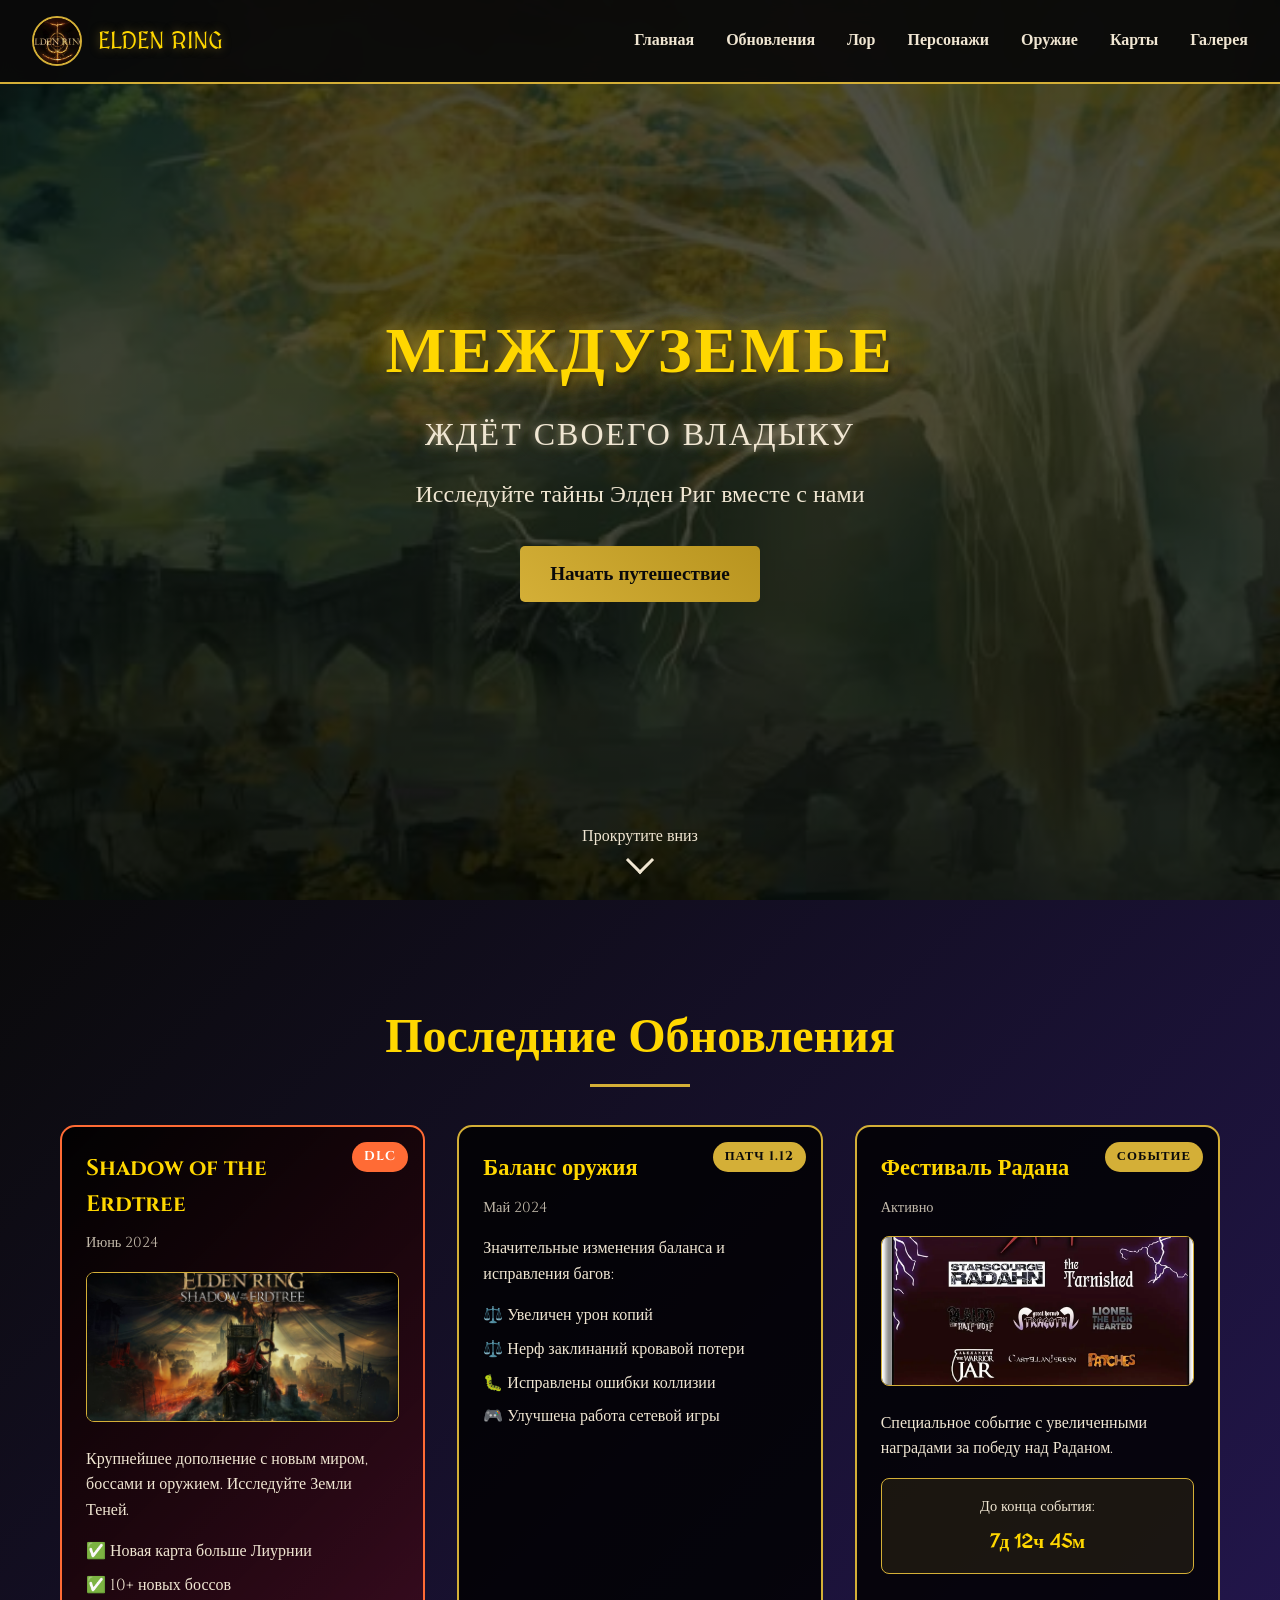
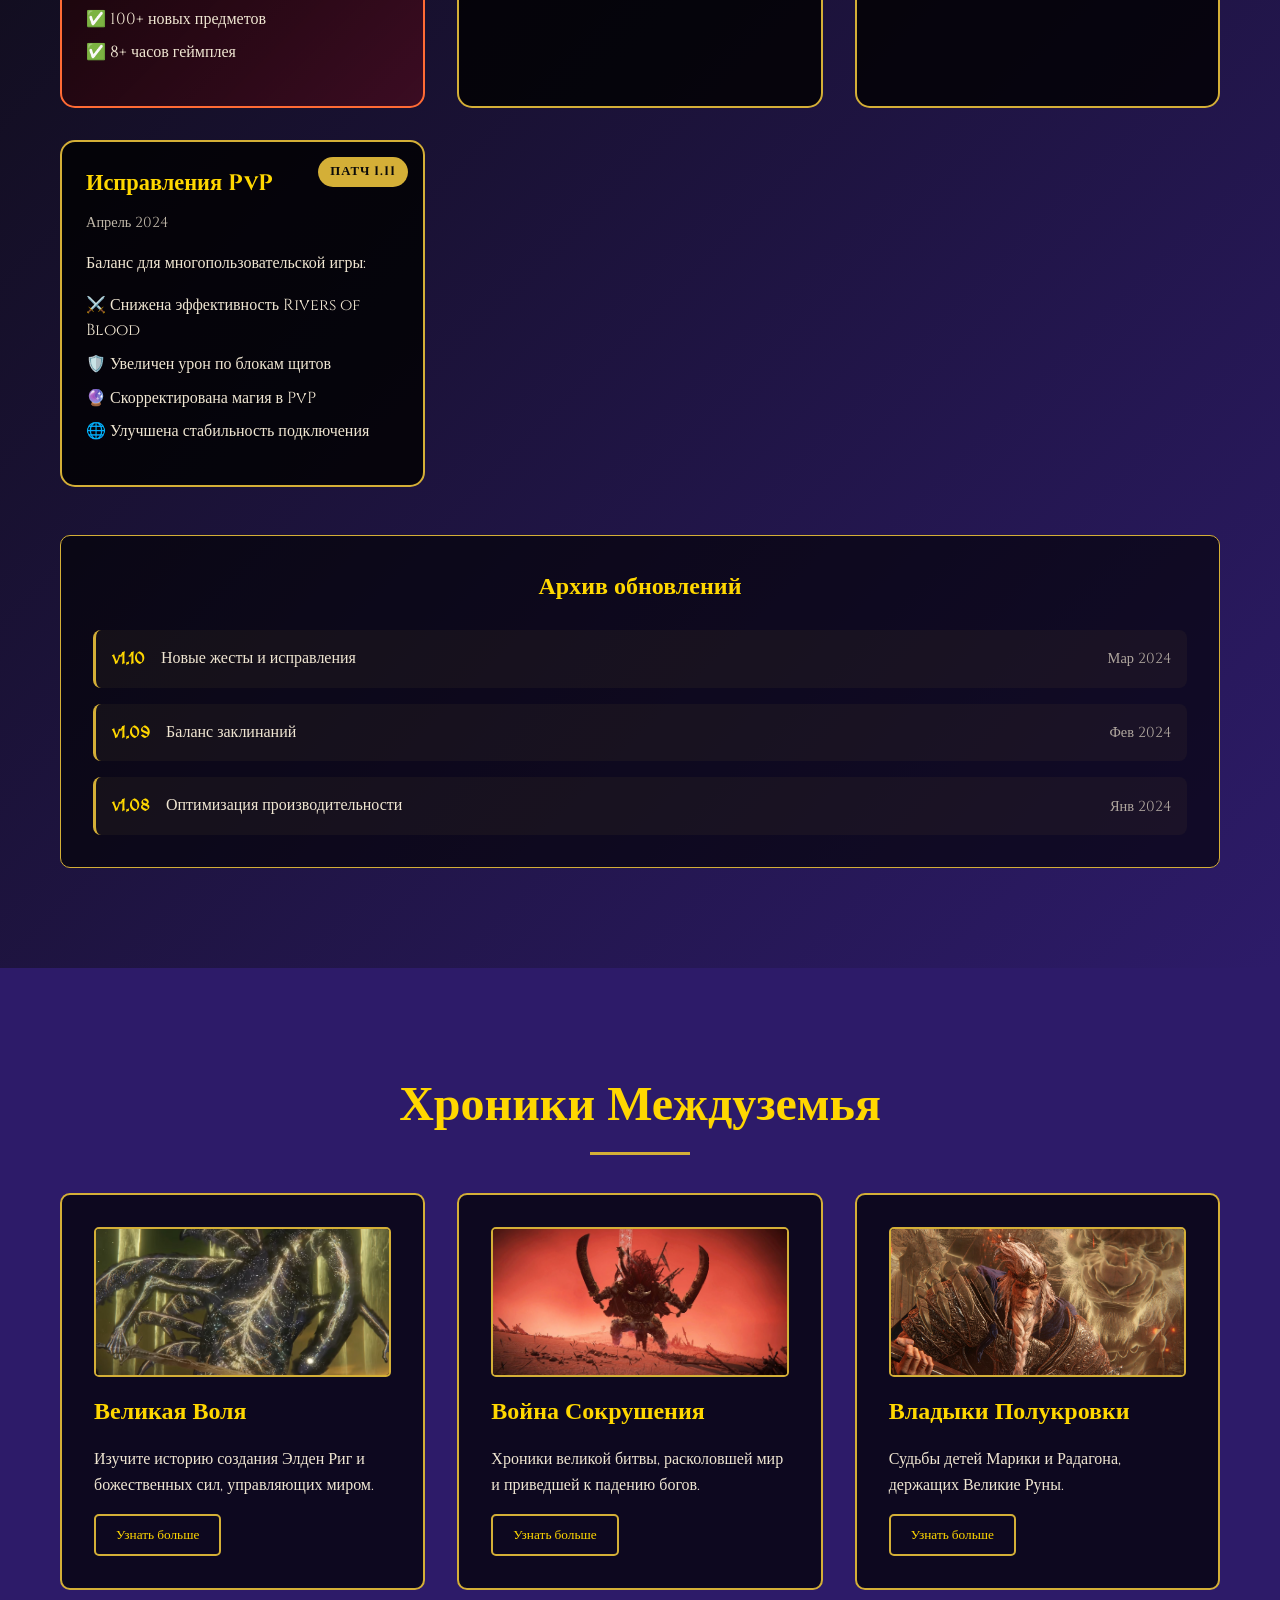
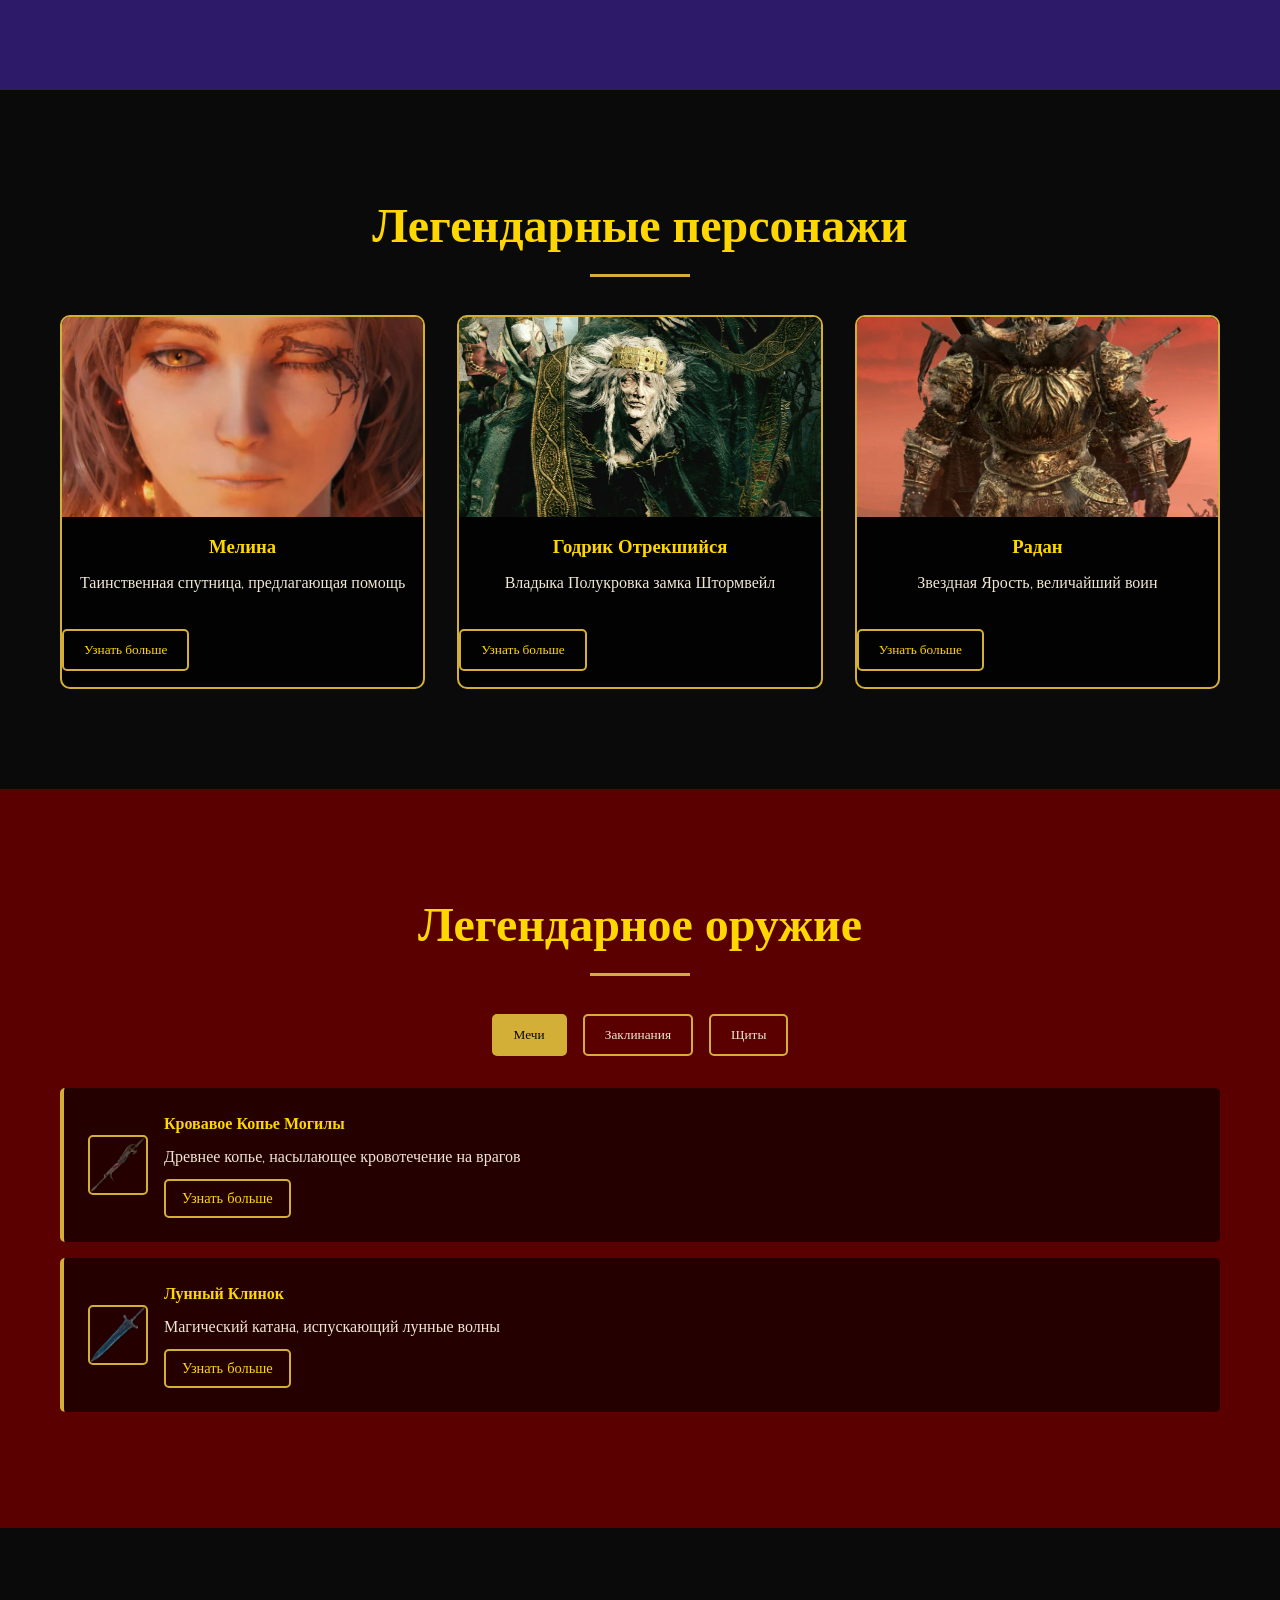
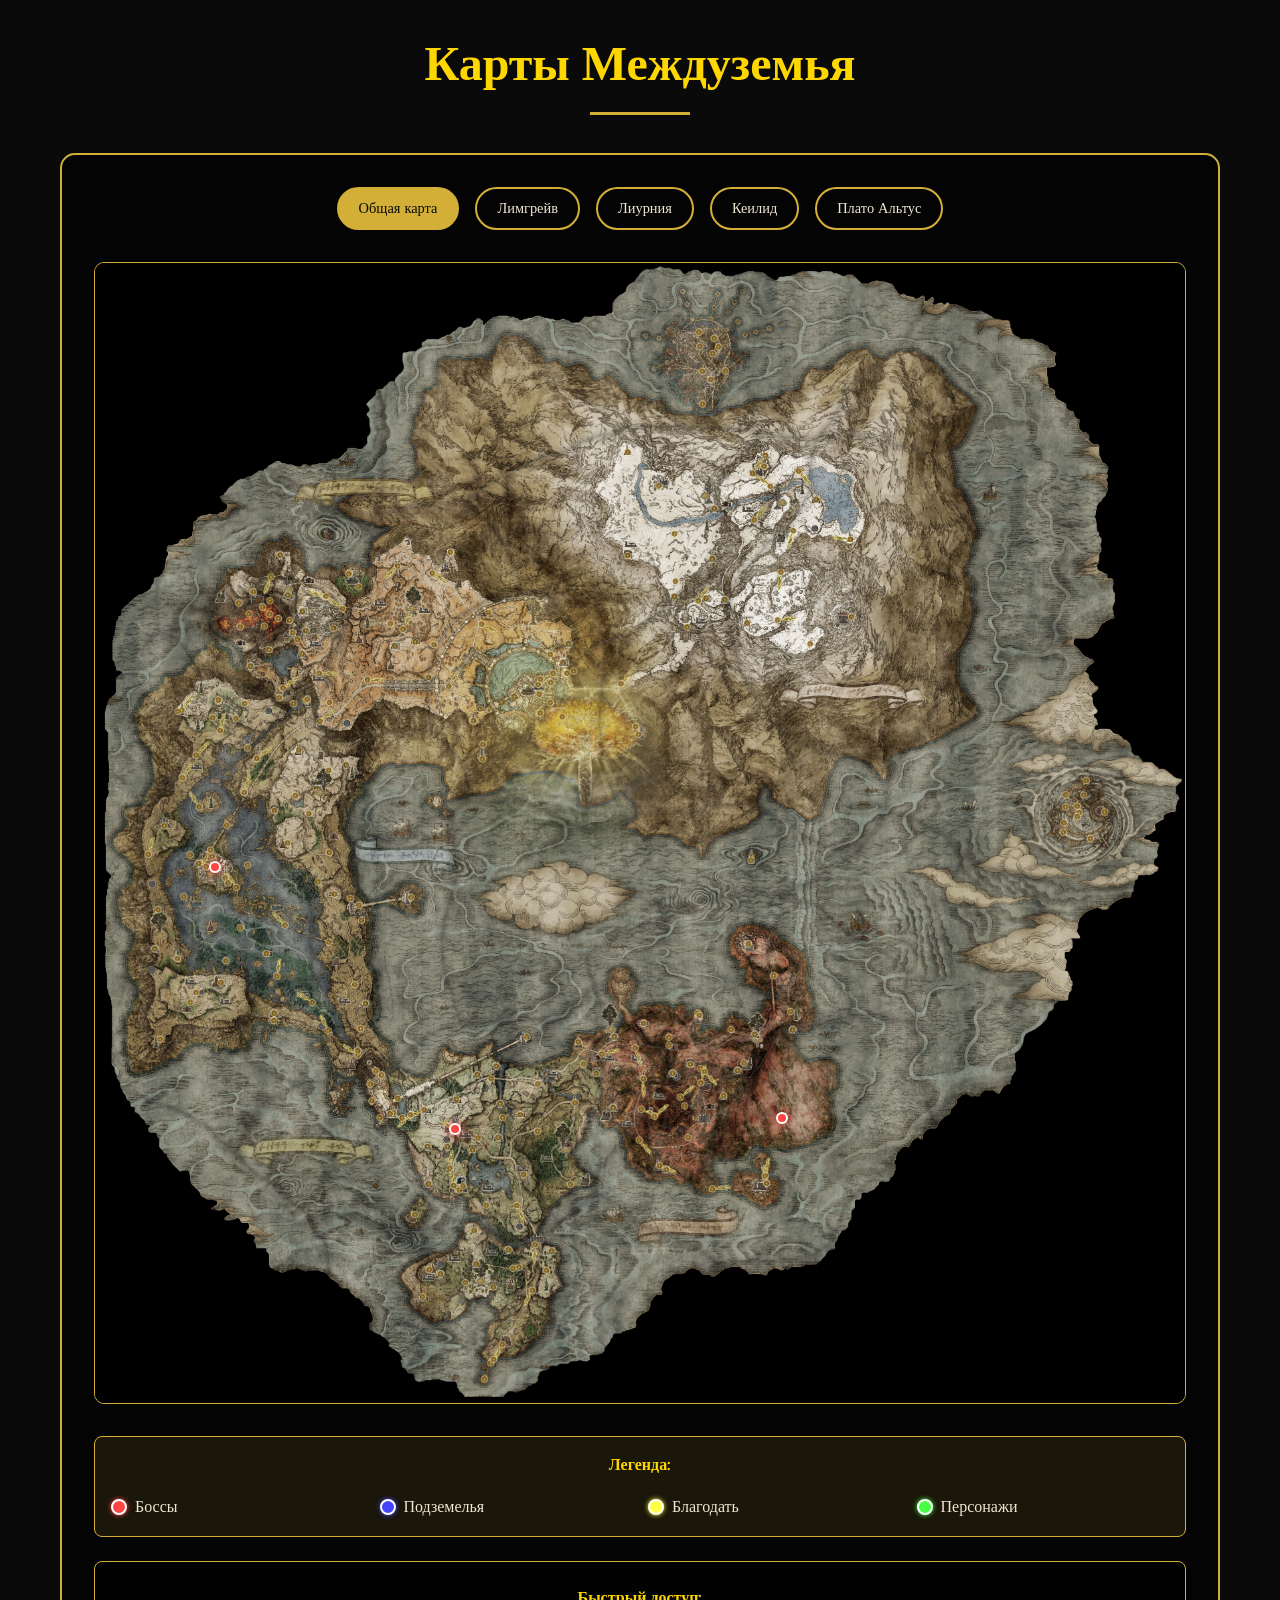
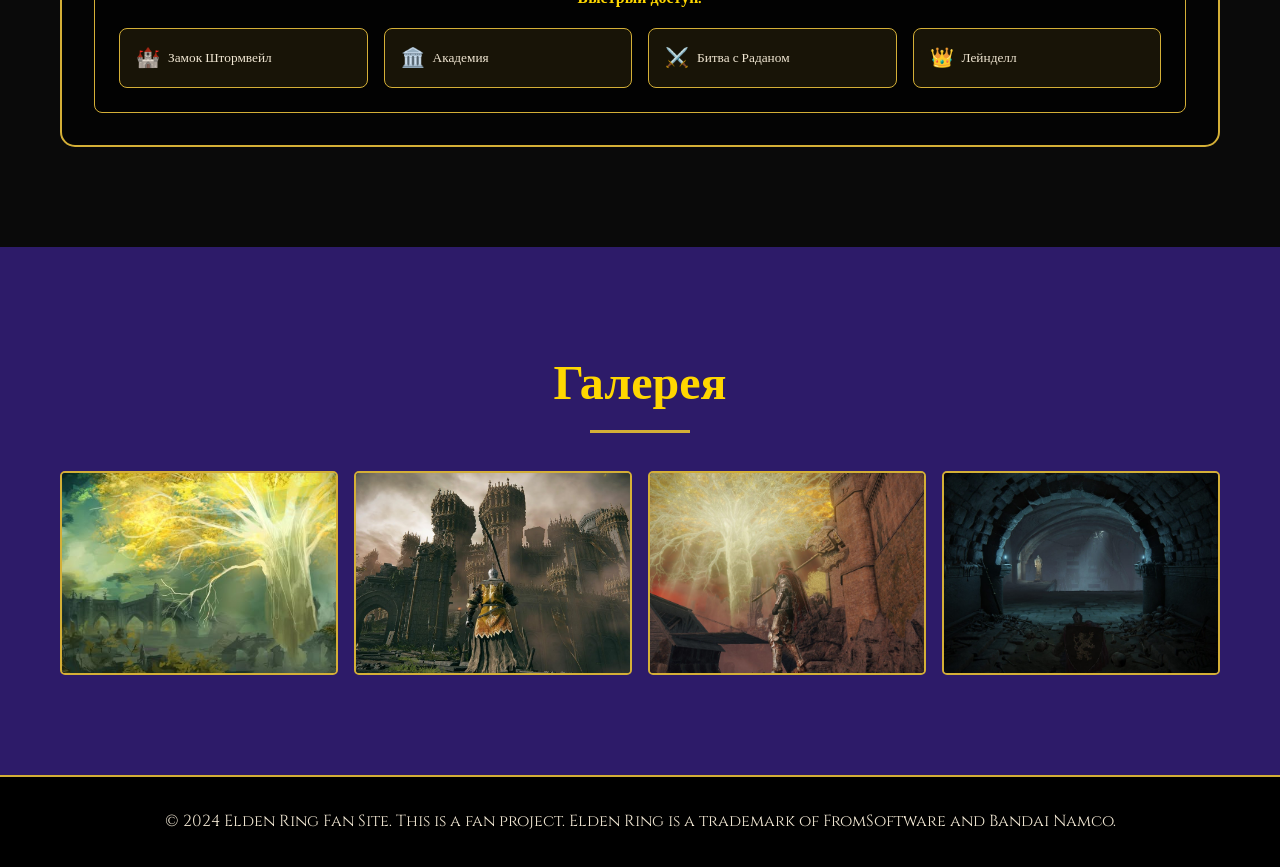
<file: index.html>
<!DOCTYPE html>
<html lang="ru">
<head>
    <meta charset="UTF-8">
    <meta name="viewport" content="width=device-width, initial-scale=1.0">
    <title>Elden Ring Fan Site - Lands Between</title>
    
    <!-- Мета-теги для SEO и соцсетей -->
    <meta name="description" content="Фанатский сайт по Elden Ring - лор, персонажи, оружие, карты и обновления">
    <meta name="keywords" content="Elden Ring, игры, FromSoftware, лор, гайды, персонажи, оружие, карты">
    <meta name="author" content="Elden Ring Fan Community">
    
    <!-- Open Graph для соцсетей -->
    <meta property="og:title" content="Elden Ring Fan Site - Lands Between">
    <meta property="og:description" content="Исследуйте мир Elden Ring: лор, персонажи, оружие, карты и обновления">
    <meta property="og:image" content="images/logo.jpg">
    <meta property="og:url" content="https://ваш-сайт.com">
    <meta property="og:type" content="website">
    
    <!-- Twitter Card -->
    <meta name="twitter:card" content="summary_large_image">
    <meta name="twitter:title" content="Elden Ring Fan Site">
    <meta name="twitter:description" content="Полный гид по миру Elden Ring">
    <meta name="twitter:image" content="images/logo.jpg">
    
    <!-- PWA настройки -->
    <meta name="theme-color" content="#d4af37">
    <meta name="apple-mobile-web-app-capable" content="yes">
    <meta name="apple-mobile-web-app-status-bar-style" content="black-translucent">
    <link rel="manifest" href="manifest.json">
    
    <!-- Фавиконка -->
    <link rel="icon" type="image/x-icon" href="images/logo.jpg">
    <link rel="apple-touch-icon" href="images/logo.jpg">
    
    <!-- Стили и шрифты -->
    <link rel="stylesheet" href="style.css">
    <link href="https://fonts.googleapis.com/css2?family=MedievalSharp&family=Cinzel&display=swap" rel="stylesheet">
</head>
<body>
    <!-- Header -->
    <header class="header">
        <nav class="navbar">
            <div class="nav-brand">
                <img src="images/logo.jpg" alt="Elden Ring Logo" class="logo">
                <span class="brand-text">ELDEN RING</span>
            </div>
            <ul class="nav-menu">
                <li class="nav-item"><a href="#home" class="nav-link">Главная</a></li>
                <li class="nav-item"><a href="#updates" class="nav-link">Обновления</a></li>
                <li class="nav-item"><a href="#lore" class="nav-link">Лор</a></li>
                <li class="nav-item"><a href="#characters" class="nav-link">Персонажи</a></li>
                <li class="nav-item"><a href="#weapons" class="nav-link">Оружие</a></li>
                <li class="nav-item"><a href="#maps" class="nav-link">Карты</a></li>
                <li class="nav-item"><a href="#gallery" class="nav-link">Галерея</a></li>
            </ul>
            <div class="hamburger">
                <span class="bar"></span>
                <span class="bar"></span>
                <span class="bar"></span>
            </div>
        </nav>
    </header>

    <!-- Hero Section -->
    <section id="home" class="hero">
        <div class="hero-content">
            <h1 class="hero-title">
                <span class="title-line">МЕЖДУЗЕМЬЕ</span>
                <span class="title-sub">ЖДЁТ СВОЕГО ВЛАДЫКУ</span>
            </h1>
            <p class="hero-subtitle">Исследуйте тайны Элден Риг вместе с нами</p>
            <button class="cta-button">Начать путешествие</button>
        </div>
        <div class="scroll-indicator">
            <span>Прокрутите вниз</span>
            <div class="arrow"></div>
        </div>
    </section>

    <!-- Updates Section -->
    <section id="updates" class="section updates-section">
        <div class="container">
            <h2 class="section-title">Последние Обновления</h2>
            <div class="updates-grid">
                <div class="update-card major-update">
                    <div class="update-badge">DLC</div>
                    <div class="update-header">
                        <h3>Shadow of the Erdtree</h3>
                        <span class="update-date">Июнь 2024</span>
                    </div>
                    <div class="update-content">
                        <img src="images/Shadow of the Erdtree.jpg" alt="Shadow of the Erdtree" class="update-image">
                        <p>Крупнейшее дополнение с новым миром, боссами и оружием. Исследуйте Земли Теней.</p>
                        <ul class="update-features">
                            <li>✅ Новая карта больше Лиурнии</li>
                            <li>✅ 10+ новых боссов</li>
                            <li>✅ 100+ новых предметов</li>
                            <li>✅ 8+ часов геймплея</li>
                        </ul>
                    </div>
                </div>

                <div class="update-card">
                    <div class="update-badge">Патч 1.12</div>
                    <div class="update-header">
                        <h3>Баланс оружия</h3>
                        <span class="update-date">Май 2024</span>
                    </div>
                    <div class="update-content">
                        <p>Значительные изменения баланса и исправления багов:</p>
                        <ul class="update-features">
                            <li>⚖️ Увеличен урон копий</li>
                            <li>⚖️ Нерф заклинаний кровавой потери</li>
                            <li>🐛 Исправлены ошибки коллизии</li>
                            <li>🎮 Улучшена работа сетевой игры</li>
                        </ul>
                    </div>
                </div>

                <div class="update-card">
                    <div class="update-badge">Событие</div>
                    <div class="update-header">
                        <h3>Фестиваль Радана</h3>
                        <span class="update-date">Активно</span>
                    </div>
                    <div class="update-content">
                        <img src="images/radahn-festival.webp" alt="Фестиваль Радана" class="update-image">
                        <p>Специальное событие с увеличенными наградами за победу над Раданом.</p>
                        <div class="event-timer">
                            <span class="timer-label">До конца события:</span>
                            <div class="timer" id="event-timer">7д 12ч 45м</div>
                        </div>
                    </div>
                </div>

                <div class="update-card">
                    <div class="update-badge">Патч 1.11</div>
                    <div class="update-header">
                        <h3>Исправления PvP</h3>
                        <span class="update-date">Апрель 2024</span>
                    </div>
                    <div class="update-content">
                        <p>Баланс для многопользовательской игры:</p>
                        <ul class="update-features">
                            <li>⚔️ Снижена эффективность Rivers of Blood</li>
                            <li>🛡️ Увеличен урон по блокам щитов</li>
                            <li>🔮 Скорректирована магия в PvP</li>
                            <li>🌐 Улучшена стабильность подключения</li>
                        </ul>
                    </div>
                </div>
            </div>

            <div class="update-archive">
                <h3 class="archive-title">Архив обновлений</h3>
                <div class="archive-list">
                    <div class="archive-item">
                        <span class="archive-version">v1.10</span>
                        <span class="archive-desc">Новые жесты и исправления</span>
                        <span class="archive-date">Мар 2024</span>
                    </div>
                    <div class="archive-item">
                        <span class="archive-version">v1.09</span>
                        <span class="archive-desc">Баланс заклинаний</span>
                        <span class="archive-date">Фев 2024</span>
                    </div>
                    <div class="archive-item">
                        <span class="archive-version">v1.08</span>
                        <span class="archive-desc">Оптимизация производительности</span>
                        <span class="archive-date">Янв 2024</span>
                    </div>
                </div>
            </div>
        </div>
    </section>

    <!-- Lore Section -->
    <section id="lore" class="section lore-section">
        <div class="container">
            <h2 class="section-title">Хроники Междуземья</h2>
            <div class="lore-grid">
                <div class="lore-card">
                    <img src="images/great-will.avif" alt="Великая Воля" class="lore-image">
                    <h3>Великая Воля</h3>
                    <p>Изучите историю создания Элден Риг и божественных сил, управляющих миром.</p>
                    <button class="card-button" data-modal="great-will">Узнать больше</button>
                </div>
                <div class="lore-card">
                    <img src="images/shattering-war.jpg" alt="Война Сокрушения" class="lore-image">
                    <h3>Война Сокрушения</h3>
                    <p>Хроники великой битвы, расколовшей мир и приведшей к падению богов.</p>
                    <button class="card-button" data-modal="shattering-war">Узнать больше</button>
                </div>
                <div class="lore-card">
                    <img src="images/demigods.jpg" alt="Владыки Полукровки" class="lore-image">
                    <h3>Владыки Полукровки</h3>
                    <p>Судьбы детей Марики и Радагона, держащих Великие Руны.</p>
                    <button class="card-button" data-modal="demigods">Узнать больше</button>
                </div>
            </div>
        </div>
    </section>

    <!-- Characters Section -->
    <section id="characters" class="section characters-section">
        <div class="container">
            <h2 class="section-title">Легендарные персонажи</h2>
            <div class="characters-grid">
                <div class="character-card">
                    <div class="character-image">
                        <img src="images/melina.jpg" alt="Мелина">
                    </div>
                    <h3>Мелина</h3>
                    <p>Таинственная спутница, предлагающая помощь</p>
                    <button class="card-button" data-modal="melina">Узнать больше</button>
                </div>
                <div class="character-card">
                    <div class="character-image">
                        <img src="images/godrick.jpg" alt="Годрик Отрекшийся">
                    </div>
                    <h3>Годрик Отрекшийся</h3>
                    <p>Владыка Полукровка замка Штормвейл</p>
                    <button class="card-button" data-modal="godrick">Узнать больше</button>
                </div>
                <div class="character-card">
                    <div class="character-image">
                        <img src="images/radahn.jpg" alt="Радан">
                    </div>
                    <h3>Радан</h3>
                    <p>Звездная Ярость, величайший воин</p>
                    <button class="card-button" data-modal="radahn">Узнать больше</button>
                </div>
            </div>
        </div>
    </section>

    <!-- Weapons Section -->
    <section id="weapons" class="section weapons-section">
        <div class="container">
            <h2 class="section-title">Легендарное оружие</h2>
            <div class="weapons-tabs">
                <button class="tab-button active" data-tab="swords">Мечи</button>
                <button class="tab-button" data-tab="spells">Заклинания</button>
                <button class="tab-button" data-tab="shields">Щиты</button>
            </div>
            <div class="tab-content active" id="swords">
                <div class="weapon-item">
                    <img src="images/bloody-spear.png" alt="Кровавое Копье Могилы" class="weapon-icon">
                    <div class="weapon-info">
                        <h4>Кровавое Копье Могилы</h4>
                        <p>Древнее копье, насылающее кровотечение на врагов</p>
                        <button class="card-button small" data-modal="bloody-spear">Узнать больше</button>
                    </div>
                </div>
                <div class="weapon-item">
                    <img src="images/lightning-swor.png" alt="Лунный Клинок" class="weapon-icon">
                    <div class="weapon-info">
                        <h4>Лунный Клинок</h4>
                        <p>Магический катана, испускающий лунные волны</p>
                        <button class="card-button small" data-modal="moonveil">Узнать больше</button>
                    </div>
                </div>
            </div>
            <div class="tab-content" id="spells">
                <div class="weapon-item">
                    <img src="images/comet-azur.jpg" alt="Комета Азура" class="weapon-icon">
                    <div class="weapon-info">
                        <h4>Комета Азура</h4>
                        <p>Легендарное заклинание, испускающее мощный луч магии</p>
                        <button class="card-button small" data-modal="comet-azur">Узнать больше</button>
                    </div>
                </div>
            </div>
            <div class="tab-content" id="shields">
                <div class="weapon-item">
                    <img src="images/erdtree-shield.webp" alt="Щит Эрдтри" class="weapon-icon">
                    <div class="weapon-info">
                        <h4>Щит Эрдтри</h4>
                        <p>Легендарный щит с высоким сопротивлением</p>
                        <button class="card-button small" data-modal="erdtree-shield">Узнать больше</button>
                    </div>
                </div>
            </div>
        </div>
    </section>

    <!-- Maps Section -->
    <section id="maps" class="section maps-section">
        <div class="container">
            <h2 class="section-title">Карты Междуземья</h2>
            
            <div class="maps-container">
                <!-- Навигация по картам -->
                <div class="maps-nav">
                    <button class="map-nav-btn active" data-map="overworld">Общая карта</button>
                    <button class="map-nav-btn" data-map="limgrave">Лимгрейв</button>
                    <button class="map-nav-btn" data-map="liurnia">Лиурния</button>
                    <button class="map-nav-btn" data-map="caelid">Кеилид</button>
                    <button class="map-nav-btn" data-map="altus">Плато Альтус</button>
                </div>

                <!-- Контейнер для карты -->
                <div class="map-container">
                    <div class="map-image active" id="map-overworld">
                        <img src="images/map-overworld.jpg" alt="Общая карта Междуземья" class="interactive-map">
                        <div class="map-marker" style="top: 76%; left: 33%;" data-location="stormveil">
                            <div class="marker-dot"></div>
                            <div class="marker-tooltip">
                                <h4>Замок Штормвейл</h4>
                                <p>Логово Годрика Отрекшегося</p>
                            </div>
                        </div>
                        <div class="map-marker" style="top: 53%; left: 11%;" data-location="academy">
                            <div class="marker-dot"></div>
                            <div class="marker-tooltip">
                                <h4>Академия Рая Лукарии</h4>
                                <p>Обитель Ренналы</p>
                            </div>
                        </div>
                        <div class="map-marker" style="top: 75%; left: 63%;" data-location="radahn">
                            <div class="marker-dot"></div>
                            <div class="marker-tooltip">
                                <h4>Пустоши Целеиды</h4>
                                <p>Место битвы с Раданом</p>
                            </div>
                        </div>
                    </div>

                    <div class="map-image" id="map-limgrave">
                        <img src="images/limgrave.jpg" alt="Карта Лимгрейва" class="interactive-map">
                        <div class="map-info">
                            <h3>Лимгрейв</h3>
                            <p>Первые земли, которые встречает Потусторонник. Здесь начинается ваше путешествие.</p>
                        </div>
                    </div>

                    <div class="map-image" id="map-liurnia">
                        <img src="images/map-liurnia.webp" alt="Карта Лиурнии" class="interactive-map">
                        <div class="map-info">
                            <h3>Лиурния</h3>
                            <p>Земля озер и магии, где находится Академия Рая Лукарии.</p>
                        </div>
                    </div>

                    <div class="map-image" id="map-caelid">
                        <img src="images/map-caelid.avif" alt="Карта Кеилида" class="interactive-map">
                        <div class="map-info">
                            <h3>Кеилид</h3>
                            <p>Проклятые земли, пораженные алой гнилью.</p>
                        </div>
                    </div>

                    <div class="map-image" id="map-altus">
                        <img src="images/map-altus.webp" alt="Карта Плато Альтус" class="interactive-map">
                        <div class="map-info">
                            <h3>Плато Альтус</h3>
                            <p>Возвышенность, ведущая к Столице Лейнделл.</p>
                        </div>
                    </div>
                </div>

                <!-- Легенда карты -->
                <div class="map-legend">
                    <h4>Легенда:</h4>
                    <div class="legend-items">
                        <div class="legend-item">
                            <span class="legend-color boss"></span>
                            <span>Боссы</span>
                        </div>
                        <div class="legend-item">
                            <span class="legend-color dungeon"></span>
                            <span>Подземелья</span>
                        </div>
                        <div class="legend-item">
                            <span class="legend-color grace"></span>
                            <span>Благодать</span>
                        </div>
                        <div class="legend-item">
                            <span class="legend-color npc"></span>
                            <span>Персонажи</span>
                        </div>
                    </div>
                </div>

                <!-- Быстрая навигация -->
                <div class="quick-nav">
                    <h4>Быстрый доступ:</h4>
                    <div class="quick-nav-grid">
                        <button class="quick-nav-btn" data-location="stormveil">
                            <span>🏰</span>
                            Замок Штормвейл
                        </button>
                        <button class="quick-nav-btn" data-location="academy">
                            <span>🏛️</span>
                            Академия
                        </button>
                        <button class="quick-nav-btn" data-location="radahn">
                            <span>⚔️</span>
                            Битва с Раданом
                        </button>
                        <button class="quick-nav-btn" data-location="capital">
                            <span>👑</span>
                            Лейнделл
                        </button>
                    </div>
                </div>
            </div>
        </div>
    </section>

    <!-- Gallery Section -->
    <section id="gallery" class="section gallery-section">
        <div class="container">
            <h2 class="section-title">Галерея</h2>
            <div class="gallery-grid">
                <div class="gallery-item">
                    <img src="images/landscape.jpg" alt="Пейзаж Lands Between">
                </div>
                <div class="gallery-item">
                    <img src="images/castle.jpg" alt="Замок Штормвейл">
                </div>
                <div class="gallery-item">
                    <img src="images/erdtree.jpg" alt="Эрдтри">
                </div>
                <div class="gallery-item">
                    <img src="images/dungeon.jpg" alt="Подземелье">
                </div>
            </div>
        </div>
    </section>

    <!-- Footer -->
    <footer class="footer">
        <div class="container">
            <p>&copy; 2024 Elden Ring Fan Site. This is a fan project. Elden Ring is a trademark of FromSoftware and Bandai Namco.</p>
        </div>
    </footer>

    <!-- Модальные окна -->
    <div id="modal-overlay" class="modal-overlay">
        <div class="modal-content">
            <button class="modal-close">&times;</button>
            <div class="modal-body">
                <!-- Контент будет подгружаться динамически -->
            </div>
        </div>
    </div>

    <script src="script.js"></script>
</body>
</html>
</file>
<file: style.css>
/* Reset and Base Styles */
* {
    margin: 0;
    padding: 0;
    box-sizing: border-box;
}

:root {
    --gold: #d4af37;
    --dark-gold: #b8941f;
    --blood-red: #8b0000;
    --dark-red: #5a0000;
    --deep-purple: #2d1b69;
    --dark-bg: #0a0a0a;
    --text-light: #f0e6d2;
    --text-gold: #ffd700;
}

body {
    font-family: 'Cinzel', serif;
    background: var(--dark-bg);
    color: var(--text-light);
    line-height: 1.6;
    overflow-x: hidden;
}

.container {
    max-width: 1200px;
    margin: 0 auto;
    padding: 0 20px;
}

/* Header & Navigation */
.header {
    position: fixed;
    top: 0;
    width: 100%;
    background: rgba(10, 10, 10, 0.95);
    backdrop-filter: blur(10px);
    z-index: 1000;
    border-bottom: 2px solid var(--gold);
}

.navbar {
    display: flex;
    justify-content: space-between;
    align-items: center;
    padding: 1rem 2rem;
}

.nav-brand {
    display: flex;
    align-items: center;
    gap: 1rem;
}

.logo {
    width: 50px;
    height: 50px;
    border-radius: 50%;
    object-fit: cover;
    border: 2px solid var(--gold);
}

.brand-text {
    font-family: 'MedievalSharp', cursive;
    font-size: 1.5rem;
    color: var(--text-gold);
    text-shadow: 0 0 10px rgba(212, 175, 55, 0.5);
}

.nav-menu {
    display: flex;
    list-style: none;
    gap: 2rem;
}

.nav-link {
    color: var(--text-light);
    text-decoration: none;
    font-weight: bold;
    transition: all 0.3s ease;
    position: relative;
}

.nav-link:hover {
    color: var(--text-gold);
}

.nav-link::after {
    content: '';
    position: absolute;
    bottom: -5px;
    left: 0;
    width: 0;
    height: 2px;
    background: var(--gold);
    transition: width 0.3s ease;
}

.nav-link:hover::after {
    width: 100%;
}

.hamburger {
    display: none;
    flex-direction: column;
    cursor: pointer;
}

.bar {
    width: 25px;
    height: 3px;
    background: var(--text-light);
    margin: 3px 0;
    transition: 0.3s;
}

/* Hero Section */
.hero {
    height: 100vh;
    background: linear-gradient(rgba(0,0,0,0.7), rgba(0,0,0,0.7)), 
                url('images/landscape.jpg') center/cover;
    display: flex;
    flex-direction: column;
    justify-content: center;
    align-items: center;
    text-align: center;
    position: relative;
}

.hero-content {
    z-index: 2;
}

/* Обновленные стили для заголовка героя */
.hero-title {
    font-family: 'MedievalSharp', cursive;
    font-size: 3.5rem;
    color: var(--text-gold);
    text-shadow: 
        0 0 20px rgba(212, 175, 55, 0.8),
        0 0 40px rgba(212, 175, 55, 0.4),
        2px 2px 4px rgba(0, 0, 0, 0.8);
    margin-bottom: 1rem;
    animation: titleGlow 3s ease-in-out infinite alternate;
    display: flex;
    flex-direction: column;
    gap: 0.5rem;
}

.title-line {
    font-size: 4rem;
    letter-spacing: 3px;
    text-transform: uppercase;
}

.title-sub {
    font-size: 2rem;
    color: var(--text-light);
    text-shadow: 
        0 0 10px rgba(240, 230, 210, 0.6),
        0 0 20px rgba(212, 175, 55, 0.3);
    font-weight: normal;
    letter-spacing: 2px;
}

@keyframes titleGlow {
    0% {
        text-shadow: 
            0 0 20px rgba(212, 175, 55, 0.8),
            0 0 40px rgba(212, 175, 55, 0.4),
            2px 2px 4px rgba(0, 0, 0, 0.8);
    }
    100% {
        text-shadow: 
            0 0 30px rgba(212, 175, 55, 1),
            0 0 60px rgba(212, 175, 55, 0.6),
            0 0 80px rgba(212, 175, 55, 0.3),
            2px 2px 4px rgba(0, 0, 0, 0.8);
    }
}

.hero-subtitle {
    font-size: 1.5rem;
    margin-bottom: 2rem;
    color: var(--text-light);
}

.cta-button {
    background: linear-gradient(45deg, var(--gold), var(--dark-gold));
    color: var(--dark-bg);
    border: none;
    padding: 15px 30px;
    font-size: 1.2rem;
    font-weight: bold;
    border-radius: 5px;
    cursor: pointer;
    transition: all 0.3s ease;
    font-family: 'Cinzel', serif;
}

.cta-button:hover {
    transform: translateY(-3px);
    box-shadow: 0 10px 20px rgba(212, 175, 55, 0.3);
}

.scroll-indicator {
    position: absolute;
    bottom: 30px;
    display: flex;
    flex-direction: column;
    align-items: center;
    color: var(--text-light);
}

.arrow {
    width: 20px;
    height: 20px;
    border: solid var(--text-light);
    border-width: 0 3px 3px 0;
    transform: rotate(45deg);
    animation: bounce 2s infinite;
}

@keyframes bounce {
    0%, 20%, 50%, 80%, 100% {
        transform: translateY(0) rotate(45deg);
    }
    40% {
        transform: translateY(-10px) rotate(45deg);
    }
    60% {
        transform: translateY(-5px) rotate(45deg);
    }
}

/* Sections */
.section {
    padding: 100px 0;
    position: relative;
}

.section-title {
    text-align: center;
    font-size: 3rem;
    color: var(--text-gold);
    margin-bottom: 3rem;
    position: relative;
}

.section-title::after {
    content: '';
    position: absolute;
    bottom: -10px;
    left: 50%;
    transform: translateX(-50%);
    width: 100px;
    height: 3px;
    background: var(--gold);
}

/* Updates Section */
.updates-section {
    background: linear-gradient(135deg, var(--dark-bg) 0%, var(--deep-purple) 100%);
}

.updates-grid {
    display: grid;
    grid-template-columns: repeat(auto-fit, minmax(350px, 1fr));
    gap: 2rem;
    margin-bottom: 3rem;
}

.update-card {
    background: rgba(0, 0, 0, 0.8);
    border: 2px solid var(--gold);
    border-radius: 15px;
    padding: 1.5rem;
    position: relative;
    transition: transform 0.3s ease, box-shadow 0.3s ease;
    overflow: hidden;
}

.update-card:hover {
    transform: translateY(-5px);
    box-shadow: 0 10px 30px rgba(212, 175, 55, 0.2);
}

.update-card.major-update {
    border-color: #ff6b35;
    background: linear-gradient(135deg, rgba(0,0,0,0.9) 0%, rgba(139,0,0,0.3) 100%);
}

.update-badge {
    position: absolute;
    top: 15px;
    right: 15px;
    background: var(--gold);
    color: var(--dark-bg);
    padding: 5px 12px;
    border-radius: 20px;
    font-size: 0.8rem;
    font-weight: bold;
    text-transform: uppercase;
    letter-spacing: 1px;
}

.major-update .update-badge {
    background: #ff6b35;
    color: white;
}

.update-header {
    margin-bottom: 1rem;
    padding-right: 80px;
}

.update-header h3 {
    color: var(--text-gold);
    font-size: 1.4rem;
    margin-bottom: 0.5rem;
}

.update-date {
    color: var(--text-light);
    opacity: 0.8;
    font-size: 0.9rem;
}

.update-image {
    width: 100%;
    height: 150px;
    object-fit: cover;
    border-radius: 8px;
    margin-bottom: 1rem;
    border: 1px solid var(--gold);
}

.update-features {
    list-style: none;
    padding: 0;
    margin: 1rem 0;
}

.update-features li {
    color: var(--text-light);
    margin-bottom: 0.5rem;
    padding-left: 0;
    display: flex;
    align-items: center;
    gap: 0.5rem;
}

.event-timer {
    background: rgba(212, 175, 55, 0.1);
    padding: 1rem;
    border-radius: 8px;
    text-align: center;
    margin-top: 1rem;
    border: 1px solid var(--gold);
}

.timer-label {
    color: var(--text-light);
    font-size: 0.9rem;
    display: block;
    margin-bottom: 0.5rem;
}

.timer {
    color: var(--text-gold);
    font-size: 1.2rem;
    font-weight: bold;
    font-family: 'MedievalSharp', cursive;
}

/* Archive Section */
.update-archive {
    background: rgba(0, 0, 0, 0.6);
    border-radius: 10px;
    padding: 2rem;
    border: 1px solid var(--gold);
}

.archive-title {
    color: var(--text-gold);
    text-align: center;
    margin-bottom: 1.5rem;
    font-size: 1.5rem;
}

.archive-list {
    display: flex;
    flex-direction: column;
    gap: 1rem;
}

.archive-item {
    display: flex;
    justify-content: space-between;
    align-items: center;
    padding: 1rem;
    background: rgba(212, 175, 55, 0.05);
    border-radius: 8px;
    border-left: 3px solid var(--gold);
    transition: background 0.3s ease;
}

.archive-item:hover {
    background: rgba(212, 175, 55, 0.1);
}

.archive-version {
    color: var(--text-gold);
    font-weight: bold;
    font-family: 'MedievalSharp', cursive;
}

.archive-desc {
    color: var(--text-light);
    flex: 1;
    margin: 0 1rem;
}

.archive-date {
    color: var(--text-light);
    opacity: 0.7;
    font-size: 0.9rem;
}

/* Lore Section */
.lore-section {
    background: var(--deep-purple);
}

.lore-grid {
    display: grid;
    grid-template-columns: repeat(auto-fit, minmax(300px, 1fr));
    gap: 2rem;
}

.lore-card {
    background: rgba(0, 0, 0, 0.7);
    padding: 2rem;
    border-radius: 10px;
    border: 2px solid var(--gold);
    transition: transform 0.3s ease;
}

.lore-card:hover {
    transform: translateY(-10px);
}

.lore-image {
    width: 100%;
    height: 150px;
    object-fit: cover;
    border-radius: 5px;
    margin-bottom: 1rem;
    display: block;
    border: 2px solid var(--gold);
}

.lore-card h3 {
    color: var(--text-gold);
    margin-bottom: 1rem;
    font-size: 1.5rem;
}

.card-button {
    background: transparent;
    color: var(--text-gold);
    border: 2px solid var(--gold);
    padding: 10px 20px;
    margin-top: 1rem;
    cursor: pointer;
    transition: all 0.3s ease;
    font-family: 'Cinzel', serif;
    border-radius: 5px;
}

.card-button:hover {
    background: var(--gold);
    color: var(--dark-bg);
}

/* Characters Section */
.characters-section {
    background: var(--dark-bg);
}

.characters-grid {
    display: grid;
    grid-template-columns: repeat(auto-fit, minmax(250px, 1fr));
    gap: 2rem;
}

.character-card {
    background: rgba(0, 0, 0, 0.8);
    border-radius: 10px;
    overflow: hidden;
    border: 2px solid var(--gold);
    transition: transform 0.3s ease;
    padding-bottom: 1rem;
}

.character-card:hover {
    transform: scale(1.05);
}

.character-image {
    height: 200px;
    position: relative;
    overflow: hidden;
}

.character-image img {
    width: 100%;
    height: 100%;
    object-fit: cover;
    display: block;
}

.character-card h3 {
    padding: 1rem 1rem 0.5rem;
    color: var(--text-gold);
    text-align: center;
}

.character-card p {
    padding: 0 1rem;
    text-align: center;
    color: var(--text-light);
    margin-bottom: 1rem;
}

/* Weapons Section */
.weapons-section {
    background: var(--dark-red);
}

.weapons-tabs {
    display: flex;
    justify-content: center;
    gap: 1rem;
    margin-bottom: 2rem;
    flex-wrap: wrap;
}

.tab-button {
    background: transparent;
    color: var(--text-light);
    border: 2px solid var(--gold);
    padding: 10px 20px;
    cursor: pointer;
    transition: all 0.3s ease;
    font-family: 'Cinzel', serif;
    border-radius: 5px;
}

.tab-button.active {
    background: var(--gold);
    color: var(--dark-bg);
}

.tab-content {
    display: none;
}

.tab-content.active {
    display: block;
}

.weapon-item {
    background: rgba(0, 0, 0, 0.6);
    padding: 1.5rem;
    border-radius: 5px;
    border-left: 4px solid var(--gold);
    margin-bottom: 1rem;
    display: flex;
    align-items: center;
}

.weapon-icon {
    width: 60px;
    height: 60px;
    object-fit: contain;
    margin-right: 1rem;
    border-radius: 5px;
    border: 2px solid var(--gold);
}

.weapon-info {
    flex: 1;
}

.weapon-item h4 {
    color: var(--text-gold);
    margin-bottom: 0.5rem;
}

/* Maps Section */
.maps-section {
    background: var(--dark-bg);
}

.maps-container {
    background: rgba(0, 0, 0, 0.6);
    border-radius: 15px;
    border: 2px solid var(--gold);
    padding: 2rem;
    position: relative;
}

/* Навигация по картам */
.maps-nav {
    display: flex;
    justify-content: center;
    gap: 1rem;
    margin-bottom: 2rem;
    flex-wrap: wrap;
}

.map-nav-btn {
    background: transparent;
    color: var(--text-light);
    border: 2px solid var(--gold);
    padding: 10px 20px;
    border-radius: 25px;
    cursor: pointer;
    transition: all 0.3s ease;
    font-family: 'Cinzel', serif;
    font-size: 0.9rem;
}

.map-nav-btn.active,
.map-nav-btn:hover {
    background: var(--gold);
    color: var(--dark-bg);
}

/* Контейнер карты */
.map-container {
    position: relative;
    background: #1a1a1a;
    border-radius: 10px;
    overflow: hidden;
    border: 1px solid var(--gold);
    min-height: 500px;
    margin-bottom: 2rem;
}

.map-image {
    display: none;
    position: relative;
}

.map-image.active {
    display: block;
}

.interactive-map {
    width: 100%;
    height: auto;
    display: block;
    transition: transform 0.3s ease;
}

/* Маркеры на карте */
.map-marker {
    position: absolute;
    cursor: pointer;
    transform: translate(-50%, -50%);
    transition: all 0.3s ease;
    z-index: 10;
}

.marker-dot {
    width: 12px;
    height: 12px;
    background: #ff4444;
    border: 2px solid white;
    border-radius: 50%;
    box-shadow: 0 0 10px rgba(255, 68, 68, 0.8);
    animation: pulse 2s infinite;
}

@keyframes pulse {
    0% {
        box-shadow: 0 0 0 0 rgba(255, 68, 68, 0.7);
    }
    70% {
        box-shadow: 0 0 0 10px rgba(255, 68, 68, 0);
    }
    100% {
        box-shadow: 0 0 0 0 rgba(255, 68, 68, 0);
    }
}

.marker-tooltip {
    position: absolute;
    bottom: 100%;
    left: 50%;
    transform: translateX(-50%);
    background: rgba(0, 0, 0, 0.9);
    border: 1px solid var(--gold);
    border-radius: 8px;
    padding: 1rem;
    min-width: 200px;
    opacity: 0;
    visibility: hidden;
    transition: all 0.3s ease;
    pointer-events: none;
    z-index: 100;
}

.marker-tooltip h4 {
    color: var(--text-gold);
    margin-bottom: 0.5rem;
    font-size: 1rem;
}

.marker-tooltip p {
    color: var(--text-light);
    font-size: 0.8rem;
    margin: 0;
}

.map-marker:hover .marker-tooltip {
    opacity: 1;
    visibility: visible;
    bottom: calc(100% + 10px);
}

/* Информация о регионе */
.map-info {
    position: absolute;
    top: 20px;
    left: 20px;
    background: rgba(0, 0, 0, 0.8);
    border: 1px solid var(--gold);
    border-radius: 8px;
    padding: 1rem;
    max-width: 300px;
}

.map-info h3 {
    color: var(--text-gold);
    margin-bottom: 0.5rem;
}

.map-info p {
    color: var(--text-light);
    font-size: 0.9rem;
    margin: 0;
}

/* Легенда карты */
.map-legend {
    background: rgba(212, 175, 55, 0.1);
    border-radius: 8px;
    padding: 1rem;
    margin-bottom: 1.5rem;
    border: 1px solid var(--gold);
}

.map-legend h4 {
    color: var(--text-gold);
    margin-bottom: 1rem;
    text-align: center;
}

.legend-items {
    display: grid;
    grid-template-columns: repeat(auto-fit, minmax(150px, 1fr));
    gap: 1rem;
}

.legend-item {
    display: flex;
    align-items: center;
    gap: 0.5rem;
}

.legend-color {
    width: 16px;
    height: 16px;
    border-radius: 50%;
    border: 2px solid white;
}

.legend-color.boss {
    background: #ff4444;
    box-shadow: 0 0 5px #ff4444;
}

.legend-color.dungeon {
    background: #4444ff;
    box-shadow: 0 0 5px #4444ff;
}

.legend-color.grace {
    background: #ffff44;
    box-shadow: 0 0 5px #ffff44;
}

.legend-color.npc {
    background: #44ff44;
    box-shadow: 0 0 5px #44ff44;
}

/* Быстрая навигация */
.quick-nav {
    background: rgba(0, 0, 0, 0.6);
    border-radius: 8px;
    padding: 1.5rem;
    border: 1px solid var(--gold);
}

.quick-nav h4 {
    color: var(--text-gold);
    margin-bottom: 1rem;
    text-align: center;
}

.quick-nav-grid {
    display: grid;
    grid-template-columns: repeat(auto-fit, minmax(200px, 1fr));
    gap: 1rem;
}

.quick-nav-btn {
    background: rgba(212, 175, 55, 0.1);
    border: 1px solid var(--gold);
    border-radius: 8px;
    padding: 1rem;
    color: var(--text-light);
    cursor: pointer;
    transition: all 0.3s ease;
    display: flex;
    align-items: center;
    gap: 0.5rem;
    font-family: 'Cinzel', serif;
}

.quick-nav-btn:hover {
    background: var(--gold);
    color: var(--dark-bg);
    transform: translateY(-2px);
}

.quick-nav-btn span {
    font-size: 1.2rem;
}

/* Адаптивность для карт */
@media (max-width: 768px) {
    .maps-nav {
        gap: 0.5rem;
    }
    
    .map-nav-btn {
        padding: 8px 16px;
        font-size: 0.8rem;
    }
    
    .map-container {
        min-height: 300px;
    }
    
    .map-info {
        position: relative;
        top: auto;
        left: auto;
        max-width: none;
        margin: 1rem;
    }
    
    .legend-items {
        grid-template-columns: 1fr 1fr;
    }
    
    .quick-nav-grid {
        grid-template-columns: 1fr;
    }
    
    .marker-tooltip {
        min-width: 150px;
        font-size: 0.8rem;
    }
}

/* Gallery Section */
.gallery-section {
    background: var(--deep-purple);
}

.gallery-grid {
    display: grid;
    grid-template-columns: repeat(auto-fit, minmax(250px, 1fr));
    gap: 1rem;
}

.gallery-item {
    border-radius: 5px;
    overflow: hidden;
    border: 2px solid var(--gold);
    transition: transform 0.3s ease;
}

.gallery-item:hover {
    transform: scale(1.02);
}

.gallery-item img {
    width: 100%;
    height: 200px;
    object-fit: cover;
    display: block;
    transition: transform 0.3s ease;
}

.gallery-item img:hover {
    transform: scale(1.05);
}

/* Footer */
.footer {
    background: #000;
    padding: 2rem 0;
    text-align: center;
    border-top: 2px solid var(--gold);
}

/* Стили для модальных окон */
.modal-overlay {
    position: fixed;
    top: 0;
    left: 0;
    width: 100%;
    height: 100%;
    background: rgba(0, 0, 0, 0.8);
    display: none;
    justify-content: center;
    align-items: center;
    z-index: 2000;
    backdrop-filter: blur(5px);
}

.modal-overlay.active {
    display: flex;
}

.modal-content {
    background: var(--dark-bg);
    border: 3px solid var(--gold);
    border-radius: 15px;
    max-width: 600px;
    width: 90%;
    max-height: 80vh;
    overflow-y: auto;
    position: relative;
    box-shadow: 0 0 50px rgba(212, 175, 55, 0.3);
}

.modal-close {
    position: absolute;
    top: 15px;
    right: 20px;
    background: none;
    border: none;
    color: var(--text-gold);
    font-size: 2rem;
    cursor: pointer;
    z-index: 2001;
    transition: color 0.3s ease;
    width: 40px;
    height: 40px;
    display: flex;
    align-items: center;
    justify-content: center;
}

.modal-close:hover {
    color: var(--text-light);
    background: rgba(212, 175, 55, 0.1);
    border-radius: 50%;
}

.modal-body {
    padding: 40px 30px 30px;
}

.modal-title {
    color: var(--text-gold);
    font-size: 2rem;
    margin-bottom: 1rem;
    text-align: center;
    border-bottom: 2px solid var(--gold);
    padding-bottom: 10px;
}

.modal-image {
    width: 100%;
    height: 200px;
    object-fit: cover;
    border-radius: 8px;
    margin-bottom: 1.5rem;
    border: 2px solid var(--gold);
}

.modal-text {
    color: var(--text-light);
    line-height: 1.6;
    margin-bottom: 1rem;
}

.modal-stats {
    background: rgba(212, 175, 55, 0.1);
    padding: 15px;
    border-radius: 8px;
    border-left: 4px solid var(--gold);
    margin: 1.5rem 0;
}

.modal-stats h4 {
    color: var(--text-gold);
    margin-bottom: 10px;
}

.modal-stats ul {
    list-style: none;
    padding: 0;
}

.modal-stats li {
    color: var(--text-light);
    margin-bottom: 5px;
    padding-left: 20px;
    position: relative;
}

.modal-stats li:before {
    content: '⚔️';
    position: absolute;
    left: 0;
}

/* Маленькие кнопки для оружия */
.card-button.small {
    padding: 8px 16px;
    font-size: 0.9rem;
    margin-top: 0.5rem;
}

/* Responsive Design */
@media (max-width: 768px) {
    .hamburger {
        display: flex;
    }

    .nav-menu {
        position: fixed;
        left: -100%;
        top: 70px;
        flex-direction: column;
        background: rgba(10, 10, 10, 0.98);
        width: 100%;
        text-align: center;
        transition: 0.3s;
        padding: 2rem 0;
        gap: 1.5rem;
    }

    .nav-menu.active {
        left: 0;
    }

    /* Адаптивность для нового заголовка героя */
    .hero-title {
        font-size: 2.5rem;
    }
    
    .title-line {
        font-size: 2.8rem;
        letter-spacing: 2px;
    }
    
    .title-sub {
        font-size: 1.5rem;
        letter-spacing: 1px;
    }

    .section-title {
        font-size: 2rem;
    }

    .updates-grid {
        grid-template-columns: 1fr;
    }
    
    .update-header {
        padding-right: 0;
    }

    .weapons-tabs {
        flex-direction: column;
        align-items: center;
    }

    .tab-button {
        width: 200px;
    }

    .weapon-item {
        flex-direction: column;
        text-align: center;
    }

    .weapon-icon {
        margin-right: 0;
        margin-bottom: 1rem;
    }

    .lore-grid,
    .characters-grid {
        grid-template-columns: 1fr;
    }

    .gallery-grid {
        grid-template-columns: repeat(2, 1fr);
    }

    .archive-item {
        flex-direction: column;
        align-items: flex-start;
        gap: 0.5rem;
    }
    
    .archive-desc {
        margin: 0;
    }
}

@media (max-width: 480px) {
    .hero-title {
        font-size: 2rem;
    }
    
    .title-line {
        font-size: 2.2rem;
    }
    
    .title-sub {
        font-size: 1.2rem;
    }
    
    .section-title {
        font-size: 1.5rem;
    }
    
    .gallery-grid {
        grid-template-columns: 1fr;
    }
    
    .navbar {
        padding: 1rem;
    }
    
    .brand-text {
        font-size: 1.2rem;
    }
}
</file>
